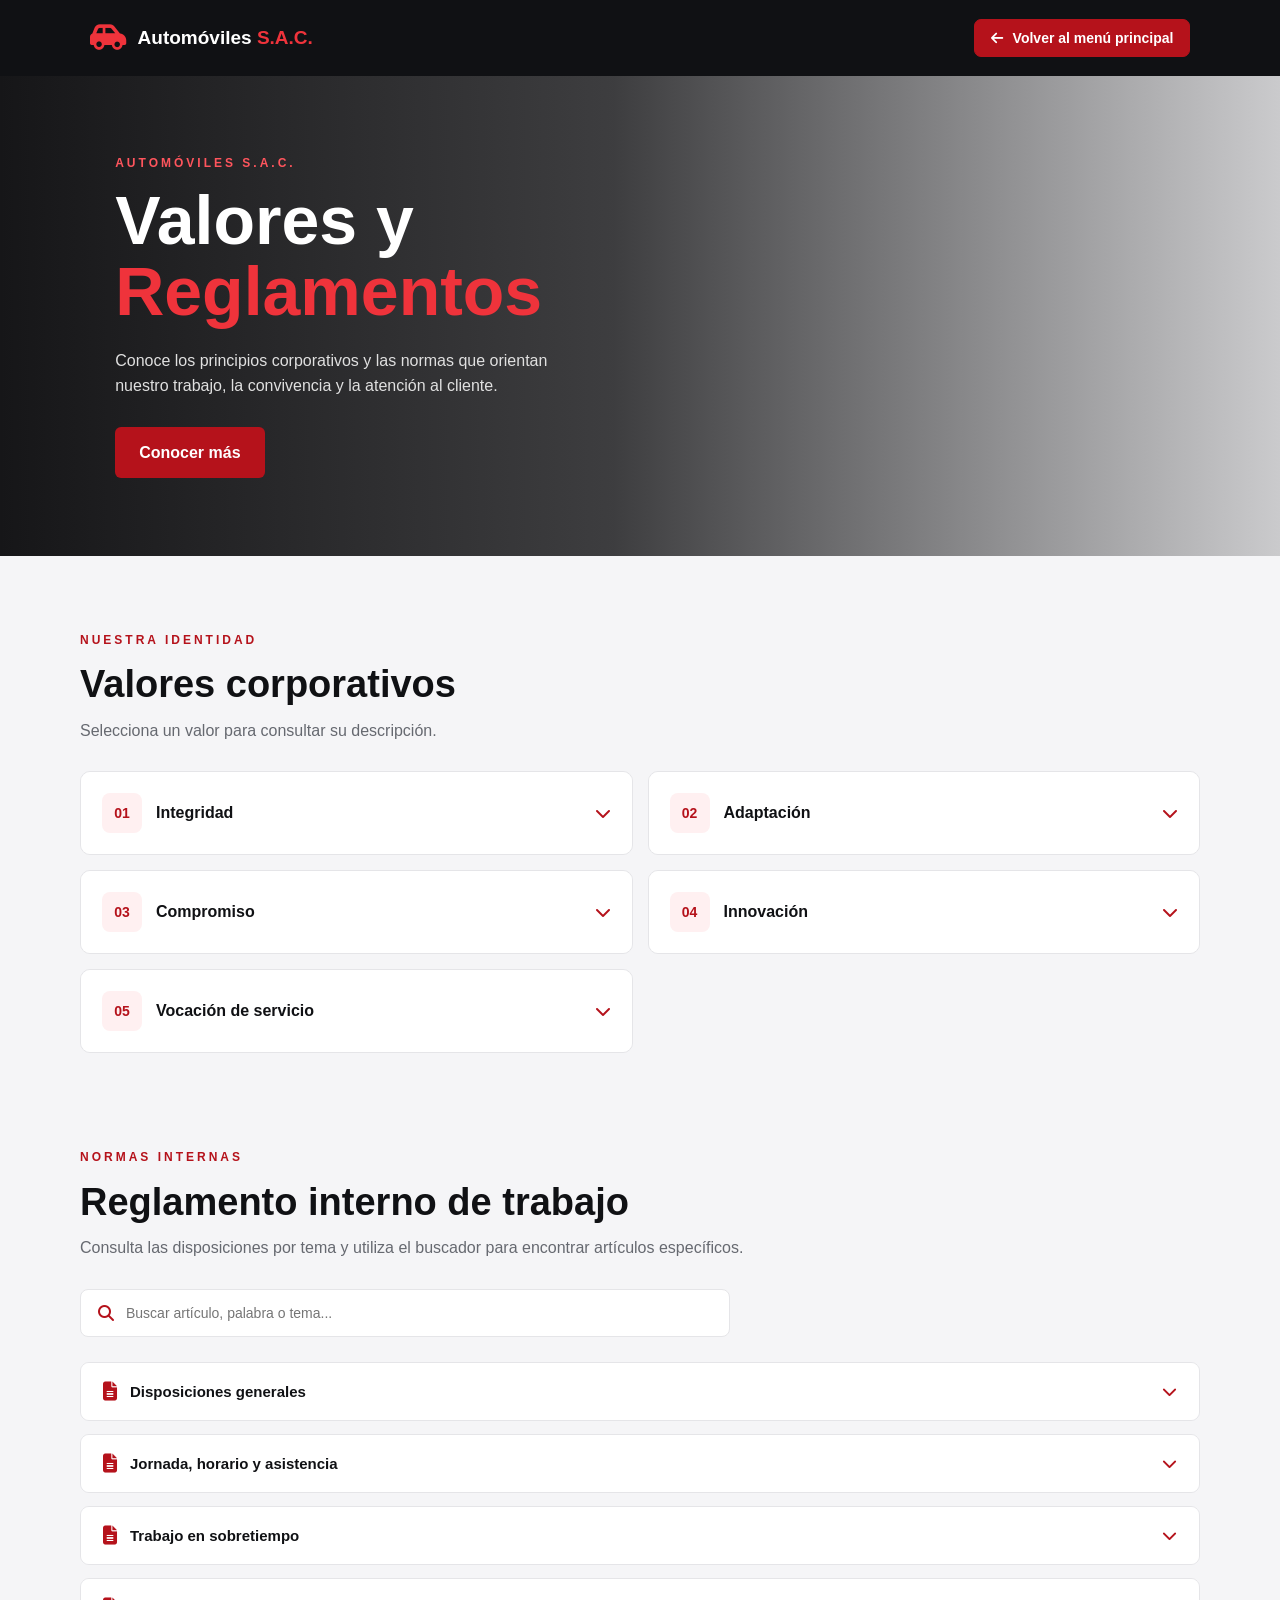
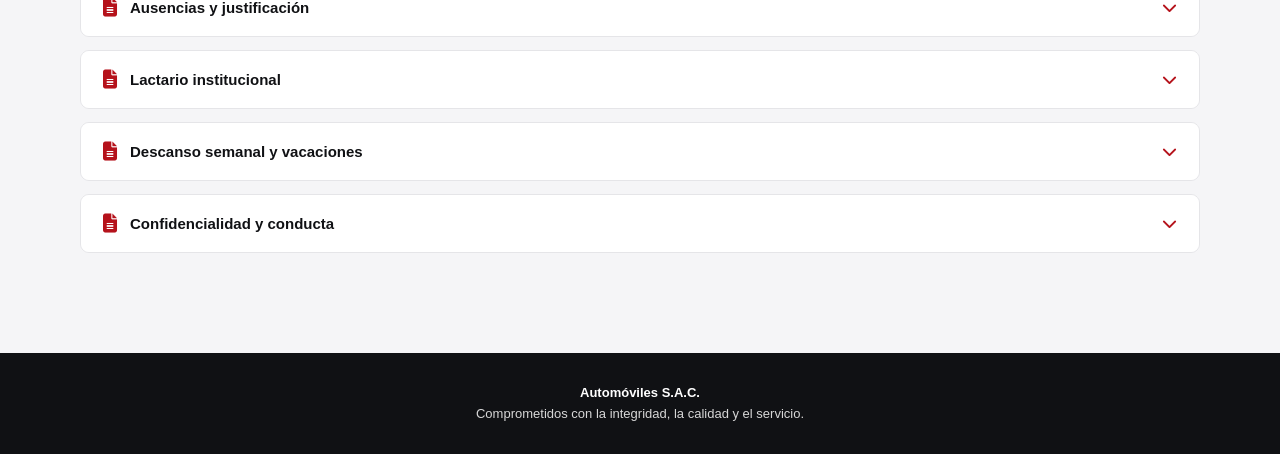
<file: documentos.html>
<!DOCTYPE html>
<html lang="es">
<head>
    <meta charset="UTF-8">
    <meta name="viewport" content="width=device-width, initial-scale=1.0">
    <meta name="theme-color" content="#b5121b">
    <title>Valores y Reglamentos | Automóviles S.A.C.</title>
    <link rel="stylesheet" href="documentos.css">
    <link rel="stylesheet"
          href="https://cdnjs.cloudflare.com/ajax/libs/font-awesome/6.5.2/css/all.min.css">
</head>
<body>

<header class="barra">
    <a href="index.html" class="logo">
        <span class="logo-icon"><i class="fa-solid fa-car-side"></i></span>
        <span>Automóviles <b>S.A.C.</b></span>
    </a>

    
<button type="button" class="volver" onclick="volverAlMenu()">
    <i class="fa-solid fa-arrow-left"></i>
    Volver al menú principal
</button>

</header>

<section class="portada">
    <div class="portada-contenido">
        <p class="etiqueta">AUTOMÓVILES S.A.C.</p>
        <h1>Valores y<br><span>Reglamentos</span></h1>
        <p>
            Conoce los principios corporativos y las normas que orientan
            nuestro trabajo, la convivencia y la atención al cliente.
        </p>
        <a href="#valores" class="boton-principal">Conocer más</a>
    </div>
</section>

<main class="contenedor">

    <section id="valores" class="seccion">
        <div class="encabezado">
            <p class="etiqueta">NUESTRA IDENTIDAD</p>
            <h2>Valores corporativos</h2>
            <p>Selecciona un valor para consultar su descripción.</p>
        </div>

        <div id="listaValores" class="valores-grid"></div>
    </section>

    <section id="reglamentos" class="seccion">
        <div class="encabezado">
            <p class="etiqueta">NORMAS INTERNAS</p>
            <h2>Reglamento interno de trabajo</h2>
            <p>
                Consulta las disposiciones por tema y utiliza el buscador
                para encontrar artículos específicos.
            </p>
        </div>

        <div class="buscador">
            <i class="fa-solid fa-magnifying-glass"></i>
            <input
                type="search"
                id="buscarReglamento"
                placeholder="Buscar artículo, palabra o tema..."
                aria-label="Buscar en los reglamentos">
        </div>

        <div id="listaReglamentos" class="reglamentos-lista"></div>
        <p id="sinResultados" class="sin-resultados" hidden>
            No se encontraron artículos relacionados con la búsqueda.
        </p>
    </section>

</main>

<footer class="pie">
    <p><strong>Automóviles S.A.C.</strong></p>
    <p>Comprometidos con la integridad, la calidad y el servicio.</p>
</footer>

<script src="documentos.js"></script>
</body>
</html>
</file>
<file: documentos.css>
:root {
    --rojo: #b5121b;
    --rojo-oscuro: #850d14;
    --negro: #101114;
    --gris: #666970;
    --fondo: #f5f5f7;
    --blanco: #ffffff;
    --borde: #e5e5e8;
}

* {
    margin: 0;
    padding: 0;
    box-sizing: border-box;
}

html {
    scroll-behavior: smooth;
    scroll-padding-top: 90px;
}

body {
    font-family: Arial, Helvetica, sans-serif;
    color: var(--negro);
    background: var(--fondo);
    line-height: 1.6;
}

.barra {
    height: 76px;
    padding: 0 7%;
    display: flex;
    align-items: center;
    justify-content: space-between;
    background: var(--negro);
    color: var(--blanco);
    position: sticky;
    top: 0;
    z-index: 100;
}

.logo {
    display: flex;
    align-items: center;
    gap: 12px;
    text-decoration: none;
    color: white;
    font-size: 19px;
    font-weight: 700;
}

.logo b {
    color: #ef333b;
}

.logo-icon {
    color: #ef333b;
    font-size: 29px;
}


.volver {
    display: inline-flex;
    align-items: center;
    justify-content: center;
    gap: 10px;
    padding: 10px 16px;

    background-color: #b5121b;
    color: #ffffff;

    border: 1px solid #b5121b;
    border-radius: 7px;

    font-family: Arial, Helvetica, sans-serif;
    font-size: 14px;
    font-weight: 700;
    text-decoration: none;

    cursor: pointer;
    transition: background-color 0.25s ease,
                border-color 0.25s ease;
}

.volver:hover {
    background-color: #850d14;
    border-color: #850d14;
    color: #ffffff;
}

.volver:focus-visible {
    outline: 3px solid #111111;
    outline-offset: 3px;
}

.volver i {
    color: #ffffff;
}


.volver:hover {
    background: var(--rojo);
    border-color: var(--rojo);
}

.portada {
    min-height: 480px;
    display: flex;
    align-items: center;
    padding: 65px 9%;
    color: white;
    background:
        linear-gradient(90deg, rgba(10,10,12,.95) 0%,
        rgba(10,10,12,.78) 48%, rgba(10,10,12,.18) 100%),
        url("https://images.unsplash.com/photo-1492144534655-ae79c964c9d7?auto=format&fit=crop&w=2000&q=90")
        center 55% / cover no-repeat;
}

.portada-contenido {
    max-width: 590px;
}

.etiqueta {
    color: var(--rojo);
    font-size: 12px;
    font-weight: 800;
    letter-spacing: 3px;
    margin-bottom: 12px;
}

.portada .etiqueta {
    color: #ff555d;
}

.portada h1 {
    font-size: clamp(40px, 6vw, 68px);
    line-height: 1.05;
    margin-bottom: 20px;
}

.portada h1 span {
    color: #ef333b;
}

.portada-contenido > p:not(.etiqueta) {
    max-width: 490px;
    color: #e0e0e0;
    margin-bottom: 28px;
}

.boton-principal {
    display: inline-block;
    text-decoration: none;
    background: var(--rojo);
    color: white;
    font-weight: 700;
    padding: 13px 24px;
    border-radius: 6px;
    transition: .25s;
}

.boton-principal:hover {
    background: var(--rojo-oscuro);
    transform: translateY(-2px);
}

.contenedor {
    width: min(1120px, 90%);
    margin: auto;
}

.seccion {
    padding: 75px 0 20px;
}

.encabezado {
    margin-bottom: 28px;
}

.encabezado h2 {
    font-size: clamp(27px, 4vw, 38px);
    line-height: 1.2;
    margin-bottom: 10px;
}

.encabezado > p:last-child {
    color: var(--gris);
}

.valores-grid {
    display: grid;
    grid-template-columns: repeat(2, minmax(0, 1fr));
    gap: 15px;
}

.valor-card {
    background: white;
    border: 1px solid var(--borde);
    border-radius: 10px;
    overflow: hidden;
    transition: .25s;
}

.valor-card:hover {
    border-color: #d8a0a3;
    box-shadow: 0 8px 24px #0000000b;
}

.valor-titulo {
    width: 100%;
    padding: 21px;
    display: flex;
    align-items: center;
    gap: 14px;
    background: white;
    border: none;
    cursor: pointer;
    text-align: left;
    color: var(--negro);
    font-size: 16px;
    font-weight: 700;
}

.valor-numero {
    min-width: 40px;
    height: 40px;
    display: grid;
    place-items: center;
    background: #fff0f1;
    color: var(--rojo);
    border-radius: 8px;
    font-size: 14px;
}

.valor-titulo .flecha {
    margin-left: auto;
    color: var(--rojo);
    transition: transform .2s;
}

.valor-card.abierto .flecha {
    transform: rotate(180deg);
}

.valor-descripcion {
    padding: 0 22px 22px 75px;
    color: #55575d;
    font-size: 14px;
}

.buscador {
    display: flex;
    align-items: center;
    gap: 12px;
    max-width: 650px;
    padding: 0 17px;
    margin: 25px 0;
    background: white;
    border: 1px solid var(--borde);
    border-radius: 8px;
    color: var(--rojo);
}

.buscador input {
    width: 100%;
    min-width: 0;
    padding: 15px 0;
    outline: none;
    border: none;
    background: transparent;
    color: var(--negro);
    font-size: 14px;
}

.reglamentos-lista {
    display: grid;
    gap: 13px;
}

.reglamento-card {
    background: white;
    border: 1px solid var(--borde);
    border-radius: 9px;
    overflow: hidden;
}

.reglamento-titulo {
    display: flex;
    align-items: center;
    gap: 13px;
    width: 100%;
    padding: 19px 22px;
    background: white;
    color: var(--negro);
    border: none;
    cursor: pointer;
    text-align: left;
    font-weight: 700;
    font-size: 15px;
}

.reglamento-titulo:hover {
    background: #fff8f8;
}

.reglamento-titulo .icono {
    color: var(--rojo);
    font-size: 19px;
}

.reglamento-titulo .flecha {
    margin-left: auto;
    color: var(--rojo);
    transition: transform .2s;
}

.reglamento-card.abierto .flecha {
    transform: rotate(180deg);
}

.reglamento-contenido {
    padding: 4px 24px 23px;
    border-top: 1px solid #f0f0f0;
}

.articulo {
    padding: 17px 0;
    border-bottom: 1px solid #eeeeef;
}

.articulo:last-child {
    border-bottom: none;
}

.articulo h3 {
    font-size: 14px;
    color: var(--rojo-oscuro);
    margin-bottom: 7px;
}

.articulo p {
    white-space: pre-line;
    color: #505158;
    font-size: 14px;
    line-height: 1.8;
}

.sin-resultados {
    padding: 25px;
    background: white;
    border-radius: 8px;
    color: var(--gris);
}

.pie {
    margin-top: 80px;
    padding: 30px 7%;
    background: var(--negro);
    color: #d7d7d7;
    text-align: center;
    font-size: 13px;
}

.pie strong {
    color: white;
}

@media (max-width: 700px) {
    .barra {
        height: auto;
        min-height: 70px;
        padding: 13px 5%;
        gap: 12px;
        flex-wrap: wrap;
    }

    .logo {
        font-size: 16px;
    }

    .volver {
        padding: 8px 10px;
        font-size: 12px;
    }

    .portada {
        min-height: 420px;
        padding: 50px 7%;
        background-position: 58% center;
    }

    .valores-grid {
        grid-template-columns: 1fr;
    }

    .seccion {
        padding-top: 55px;
    }

    .valor-descripcion {
        padding-left: 22px;
    }

    .reglamento-titulo {
        padding: 17px;
        font-size: 14px;
    }

    .reglamento-contenido {
        padding: 5px 17px 18px;
    }
}
</file>
